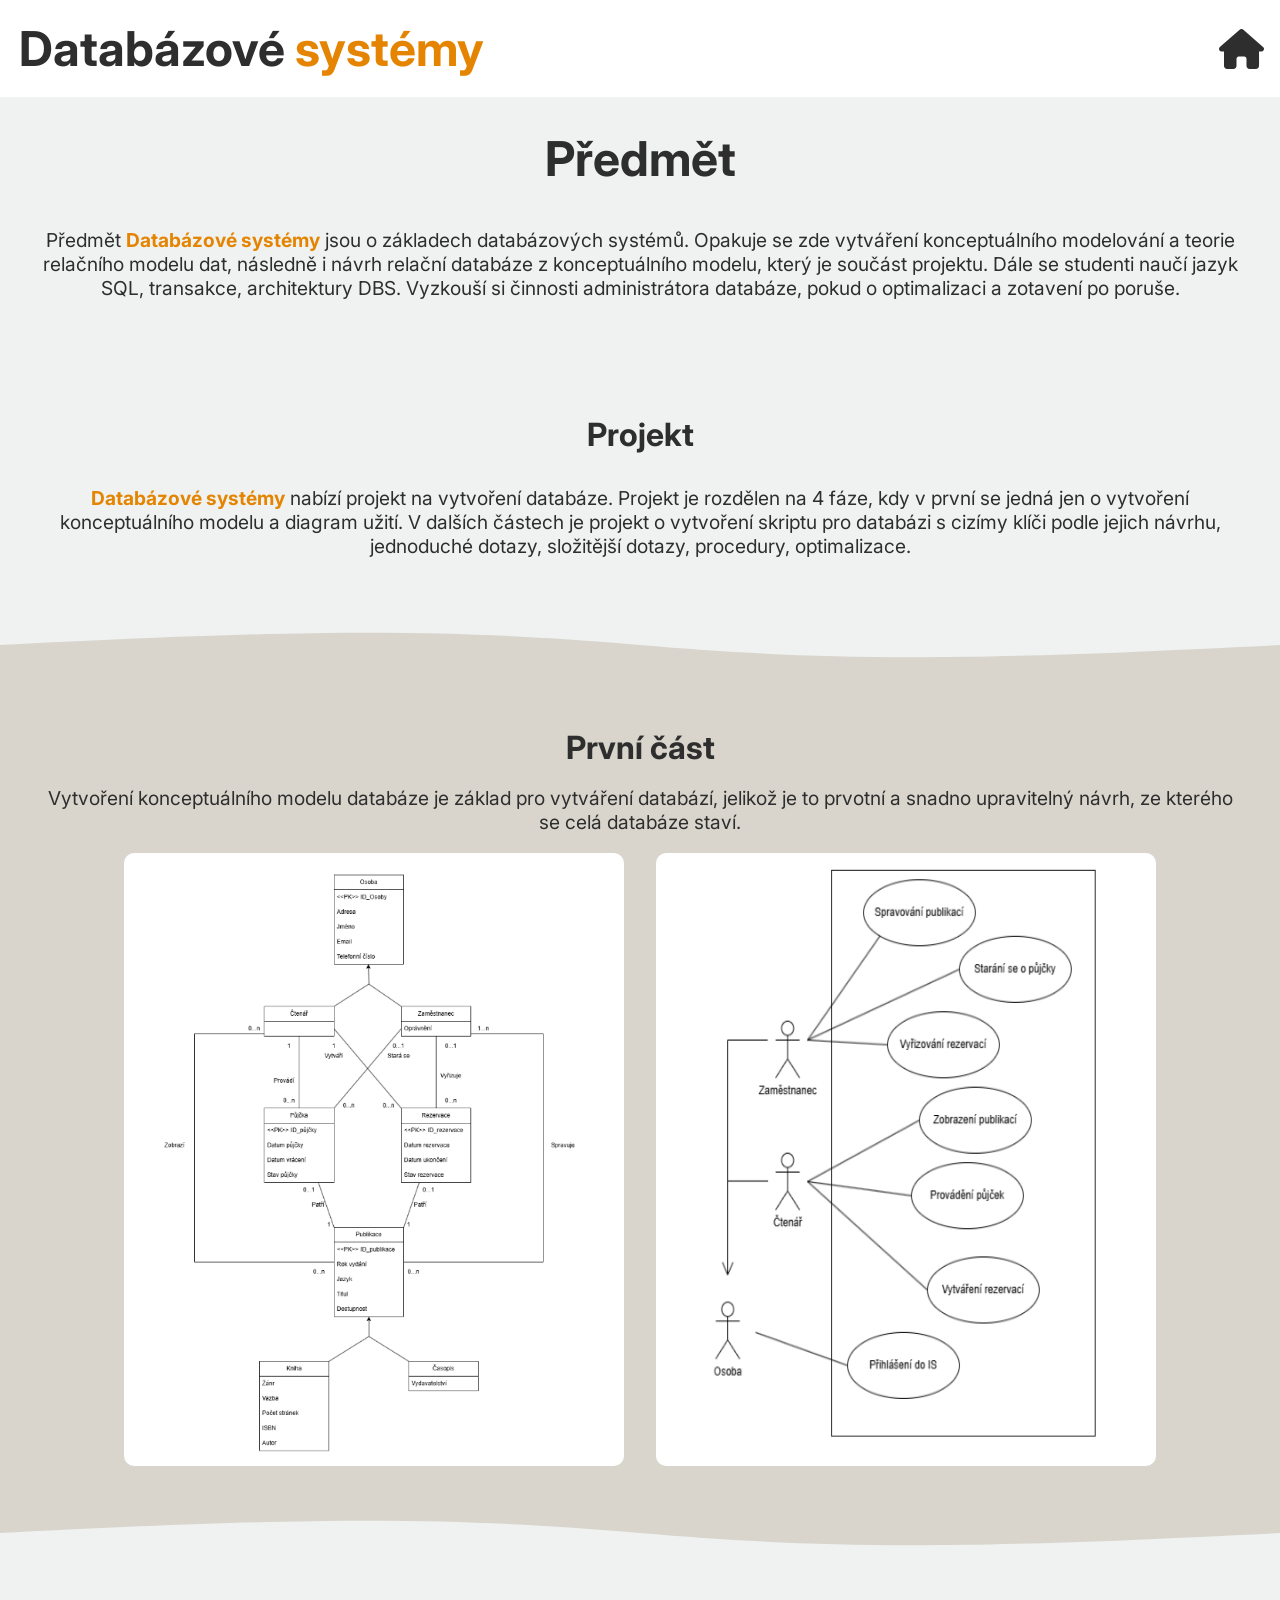
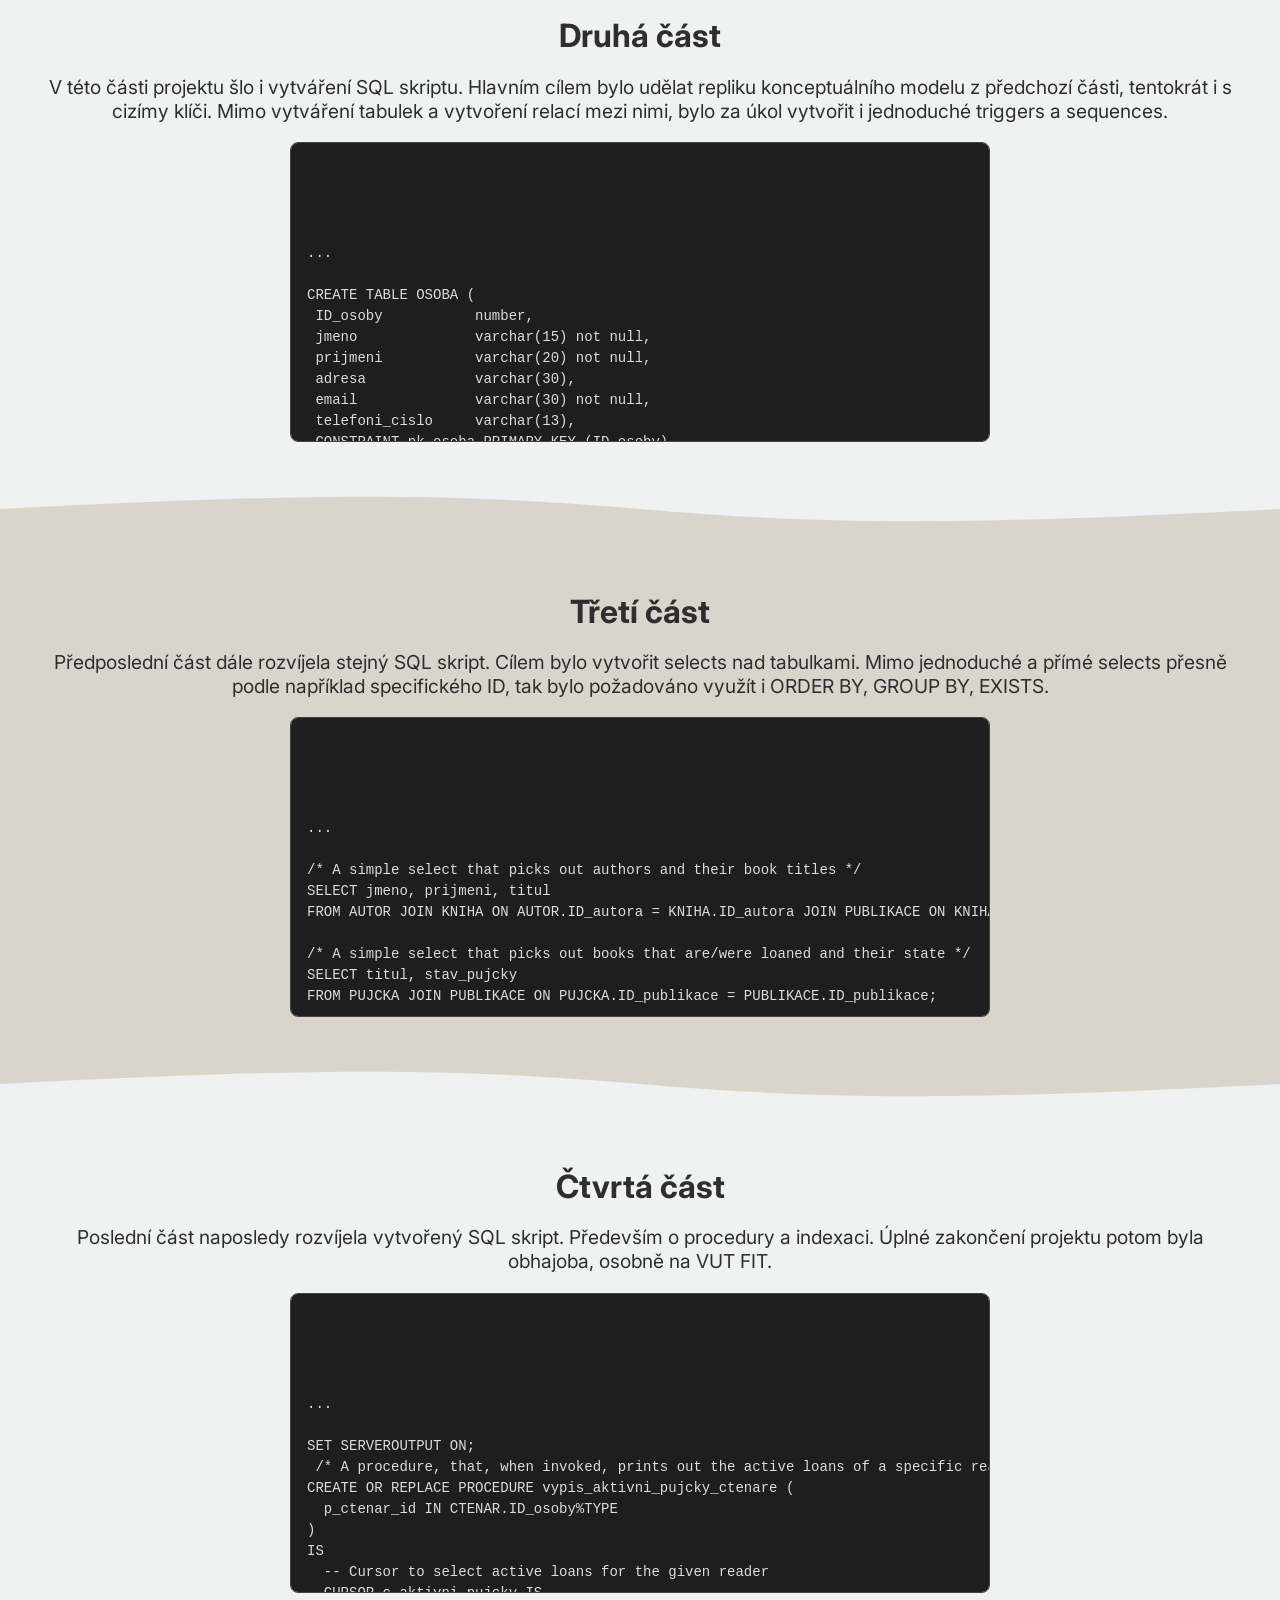
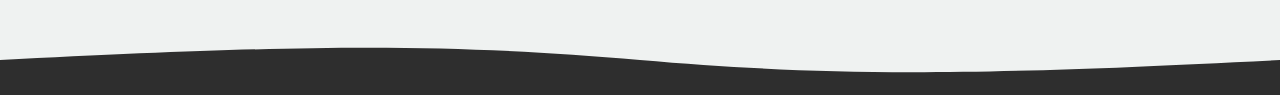
<file: sub_pages/ids.html>
<!DOCTYPE html>
<html lang="cs">
    <head>
        <meta charset="utf-8">
        <meta http-equiv="X-UA-Compatible" content="IE=edge">
        <title>Projekt - IDS</title>
        <meta name="description" content="Osobní web jako součást ITW projektu na VUT FIT, předmětu ITW">
        <meta name="viewport" content="width=device-width, initial-scale=1">
        <link rel="stylesheet" href="https://cdnjs.cloudflare.com/ajax/libs/font-awesome/6.5.0/css/all.min.css">
        <link rel="preconnect" href="https://fonts.googleapis.com">
        <link rel="preconnect" href="https://fonts.gstatic.com" crossorigin>
        <link href="https://fonts.googleapis.com/css2?family=Inter:ital,opsz,wght@0,14..32,100..900;1,14..32,100..900&display=swap" rel="stylesheet">
        <link rel="stylesheet" href="../styles/projects.css">
    </head>
    <body>
        <header>
            <a href="https://anterio01.github.io/xveprej00.github.io/" aria-label="Absolute link online to main page"><h1>Databázové <span>systémy</span></h1></a>
            <nav>
                <a href="https://anterio01.github.io/xveprej00.github.io/#projects" aria-label="Link to main page"><i class="fa-solid fa-house" aria-hidden="true"></i></a>
            </nav>
        </header>

        <div class="intro">
            <h2>Předmět</h2>
            <p>
                Předmět <span>Databázové systémy</span> jsou o základech databázových systémů. Opakuje se zde vytváření konceptuálního
                modelování a teorie relačního modelu dat, následně i návrh relační databáze z konceptuálního modelu, který
                je součást projektu. Dále se studenti naučí jazyk SQL, transakce, architektury DBS. Vyzkouší si činnosti
                administrátora databáze, pokud o optimalizaci a zotavení po poruše. 
            </p>
        </div>

        <section class="projects">
            <div class="projects-intro">
                <h3>Projekt</h3>
                <p>
                    <span>Databázové systémy</span> nabízí projekt na vytvoření databáze.
                    Projekt je rozdělen na 4 fáze, kdy v první se jedná jen o vytvoření
                     konceptuálního modelu a diagram užití. V dalších částech
                     je projekt o vytvoření skriptu pro databázi s cizímy klíči podle
                     jejich návrhu, jednoduché dotazy, složitější dotazy, procedury, optimalizace.
                </p>
            </div>

            <svg class="divider-top" viewBox="0 0 1000 300" preserveAspectRatio="none" aria-hidden="true" focusable="false">
                <path
                    d="
                    M 0 0
                    L 0 150
                    C 250 80, 350 80, 500 150
                    C 650 220, 750 220, 1000 150
                    L 1000 0
                    Z
                    "
                />
            </svg>

            <article class="projects-firstPart">
                <div class="projects-firstPart-contents">
                    <h4>První část</h4>
                    <p>
                        Vytvoření konceptuálního modelu databáze je základ pro vytváření databází,
                        jelikož je to prvotní a snadno upravitelný návrh, ze kterého se celá databáze
                        staví. 
                    </p>
                    <div class="projects-firstPart-contents-images">
                        <img src="../imgs/projects/ids/er_diagram.png" alt="er diagram">
                        <img src="../imgs/projects/ids/pripad_uziti.png" alt="pripad uziti">
                    </div>
                </div>
            </article>

            <svg class="divider-bottom" viewBox="0 0 1000 300" preserveAspectRatio="none" aria-hidden="true" focusable="false">
                <path
                    d="
                    M 0 0
                    L 0 150
                    C 250 80, 350 80, 500 150
                    C 650 220, 750 220, 1000 150
                    L 1000 0
                    Z
                    "
                />
            </svg>

            <article class="projects-secondPart">
                <div class="projects-secondPart-contents">
                    <h4>Druhá část</h4>
                    <p>
                        V této části projektu šlo i vytváření SQL skriptu. Hlavním cílem bylo udělat repliku
                        konceptuálního modelu z předchozí části, tentokrát i s cizímy klíči. Mimo vytváření tabulek
                        a vytvoření relací mezi nimi, bylo za úkol vytvořit i jednoduché triggers a sequences.
                    </p>
                    <div class="codeblock">
 
<!--Code tag se chová tak, že bere i odsazení kódu tady v HTML jako stylování,
takže jsem buď musel udělat negativní padding (tomu jsem se vyhnul) a nebo
mít HTML kód takhle nepěkně "vytrhnut"-->
                        
<code lang="en">...

CREATE TABLE OSOBA (
 ID_osoby           number,
 jmeno              varchar(15) not null,
 prijmeni           varchar(20) not null,
 adresa             varchar(30),
 email              varchar(30) not null,
 telefoni_cislo     varchar(13),
 CONSTRAINT pk_osoba PRIMARY KEY (ID_osoby)
);

CREATE TABLE ZAMESTNANEC (
 ID_osoby           number not null,
 opravneni          varchar(20) not null,
 CONSTRAINT pk_zamestnanec PRIMARY KEY (ID_osoby),
 CONSTRAINT fk_zamestnanec_osoba FOREIGN KEY (ID_osoby)
    REFERENCES OSOBA(ID_osoby)
);

...

CREATE SEQUENCE osoba_seq START WITH 1 INCREMENT BY 1 NOCACHE;
CREATE OR REPLACE TRIGGER trg_osoba_id
BEFORE INSERT ON OSOBA
FOR EACH ROW
BEGIN
  IF :NEW.ID_osoby IS NULL THEN
    :NEW.ID_osoby := osoba_seq.NEXTVAL;
  END IF;
END;
/

...

INSERT INTO OSOBA (jmeno, prijmeni, adresa, email, telefoni_cislo)
VALUES ('Jan', 'Novák', 'Praha 1', 'jan.novak@example.com', '123456789')
RETURNING ID_osoby INTO v_osoba_id1;
  
INSERT INTO OSOBA (jmeno, prijmeni, adresa, email, telefoni_cislo)
VALUES ('Petra', 'Svobodová', 'Brno 2', 'petra.svobodova@example.com', '987654321')
RETURNING ID_osoby INTO v_osoba_id2;

...</code>
                        
                    </div>
                </div>
            </article>

            <svg class="divider-top" viewBox="0 0 1000 300" preserveAspectRatio="none" aria-hidden="true" focusable="false">
                <path
                    d="
                    M 0 0
                    L 0 150
                    C 250 80, 350 80, 500 150
                    C 650 220, 750 220, 1000 150
                    L 1000 0
                    Z
                    "
                />
            </svg>

            <article class="projects-thirdPart">
                <div class="projects-thirdPart-contents">
                    <h4>Třetí část</h4>
                    <p>
                        Předposlední část dále rozvíjela stejný SQL skript. Cílem bylo vytvořit selects nad tabulkami.
                        Mimo jednoduché a přímé selects přesně podle například specifického ID, tak bylo požadováno využít
                        i ORDER BY, GROUP BY, EXISTS.
                    </p>
                    <div class="codeblock">

<!--Code tag se chová tak, že bere i odsazení kódu tady v HTML jako stylování,
takže jsem buď musel udělat negativní padding (tomu jsem se vyhnul) a nebo
mít HTML kód takhle nepěkně "vytrhnut"-->

<code lang="en">...

/* A simple select that picks out authors and their book titles */
SELECT jmeno, prijmeni, titul
FROM AUTOR JOIN KNIHA ON AUTOR.ID_autora = KNIHA.ID_autora JOIN PUBLIKACE ON KNIHA.ID_publikace = PUBLIKACE.ID_publikace;

/* A simple select that picks out books that are/were loaned and their state */
SELECT titul, stav_pujcky
FROM PUJCKA JOIN PUBLIKACE ON PUJCKA.ID_publikace = PUBLIKACE.ID_publikace;

/* A simple select that picks out books that are reserved and their date of reservation */
SELECT titul, datum_rezervace
FROM REZERVACE JOIN PUBLIKACE ON REZERVACE.ID_publikace = PUBLIKACE.ID_publikace;

/* A simple select that picks out readers that have/had a loan */
SELECT jmeno, prijmeni, titul
FROM CTENAR JOIN OSOBA ON CTENAR.ID_osoby = OSOBA.ID_osoby JOIN PUJCKA ON PUJCKA.ID_ctenare = CTENAR.ID_osoby JOIN PUBLIKACE ON PUBLIKACE.ID_publikace = PUJCKA.ID_publikace
ORDER BY prijmeni ASC;

/* A select that picks out readers and the amount of their loans */
SELECT jmeno, prijmeni, COUNT(*) AS pocet_pujcek
FROM PUJCKA JOIN OSOBA ON PUJCKA.ID_ctenare = OSOBA.ID_osoby
GROUP BY jmeno, prijmeni;

/* A select that picks out the bindings of books and counts how many of them have either softcover or hardcover */
SELECT vazba, COUNT(*) AS pocet_knih
FROM KNIHA
WHERE vazba IN ('měkká', 'tvrdá')
GROUP BY vazba;

/* A select that picks out names of readers with atleast 1 loan */
SELECT jmeno, prijmeni
FROM OSOBA
WHERE EXISTS (
  SELECT 1
  FROM PUJCKA 
  WHERE PUJCKA.ID_ctenare = OSOBA.ID_osoby
);

/* A select that picks out book titles that have been loaned atleast once */
SELECT titul
FROM PUBLIKACE
WHERE ID_publikace IN (
  SELECT ID_publikace
  FROM PUJCKA
);
...
</code>
                    </div>
                </div>
            </article>

            <svg class="divider-bottom" viewBox="0 0 1000 300" preserveAspectRatio="none" aria-hidden="true" focusable="false">
                <path
                    d="
                    M 0 0
                    L 0 150
                    C 250 80, 350 80, 500 150
                    C 650 220, 750 220, 1000 150
                    L 1000 0
                    Z
                    "
                />
            </svg>

            <article class="projects-fourthPart">
                <div class="projects-fourthPart-contents">
                    <h4>Čtvrtá část</h4>
                    <p>
                        Poslední část naposledy rozvíjela vytvořený SQL skript. Především o procedury a indexaci.
                        Úplné zakončení projektu potom byla obhajoba, osobně na VUT FIT.
                    </p>
                    <div class="codeblock">

<!--Code tag se chová tak, že bere i odsazení kódu tady v HTML jako stylování,
takže jsem buď musel udělat negativní padding (tomu jsem se vyhnul) a nebo
mít HTML kód takhle nepěkně "vytrhnut"-->

<code lang="en">...

SET SERVEROUTPUT ON;
 /* A procedure, that, when invoked, prints out the active loans of a specific reader */
CREATE OR REPLACE PROCEDURE vypis_aktivni_pujcky_ctenare (
  p_ctenar_id IN CTENAR.ID_osoby%TYPE
)
IS
  -- Cursor to select active loans for the given reader
  CURSOR c_aktivni_pujcky IS
    SELECT p.ID_publikace,
           p.titul,
           pj.datum_pujcky,
           pj.stav_pujcky
    FROM PUJCKA pj
    JOIN PUBLIKACE p ON pj.ID_publikace = p.ID_publikace
    WHERE pj.ID_ctenare = p_ctenar_id
      AND pj.stav_pujcky IN ('vypujceno', 'zpozdeno');

  -- Variables with the usage of %TYPE
  v_titul        PUBLIKACE.titul%TYPE;
  v_datum_pujcky PUJCKA.datum_pujcky%TYPE;
  v_stav         PUJCKA.stav_pujcky%TYPE;
  v_id_pub       PUJCKA.ID_publikace%TYPE;
BEGIN
  -- Looping through the extracted rows
  FOR pujcka_rec IN c_aktivni_pujcky LOOP
    -- Tying the variables together
    v_id_pub       := pujcka_rec.ID_publikace;
    v_titul        := pujcka_rec.titul;
    v_datum_pujcky := pujcka_rec.datum_pujcky;
    v_stav         := pujcka_rec.stav_pujcky;

    DBMS_OUTPUT.PUT_LINE('ID publikace: ' || v_id_pub || ', Titul: ' || v_titul || 
                         ', Půjčeno dne: ' || TO_CHAR(v_datum_pujcky, 'YYYY-MM-DD') || 
                         ', Stav: ' || v_stav);
  END LOOP;
END;
/

...

/* EXPLAIN PLAN before index creation */
EXPLAIN PLAN FOR
SELECT z.typ_zanru, COUNT(k.ID_publikace) AS pocet_knih
FROM ZANR z
JOIN KNIHA_ZANR kz ON z.ID_zanru = kz.ID_zanru
JOIN KNIHA k ON kz.ID_publikace = k.ID_publikace
GROUP BY z.typ_zanru
ORDER BY pocet_knih DESC;

/* Show plan */
SELECT * FROM TABLE(DBMS_XPLAN.DISPLAY);

/* Create index to optimize */
CREATE INDEX idx_knihazanr_zanr ON KNIHA_ZANR(ID_zanru);
CREATE INDEX idx_knihazanr_publikace ON KNIHA_ZANR(ID_publikace);

/* EXPLAIN PLAN after index creation */
EXPLAIN PLAN FOR
SELECT z.typ_zanru, COUNT(k.ID_publikace) AS pocet_knih
FROM ZANR z
JOIN KNIHA_ZANR kz ON z.ID_zanru = kz.ID_zanru
JOIN KNIHA k ON kz.ID_publikace = k.ID_publikace
GROUP BY z.typ_zanru
ORDER BY pocet_knih DESC;

/* Show plan */
SELECT * FROM TABLE(DBMS_XPLAN.DISPLAY);

...
</code>
                    </div>
                </div>
            </article>
        </section>

        <footer>
            <svg class="divider-footer-top" viewBox="0 0 1000 300" preserveAspectRatio="none" aria-hidden="true" focusable="false">
                <path
                    d="
                    M 0 0
                    L 0 150
                    C 250 80, 350 80, 500 150
                    C 650 220, 750 220, 1000 150
                    L 1000 0
                    Z
                    "
                />
            </svg>
        </footer>
    </body>
</html>
</file>
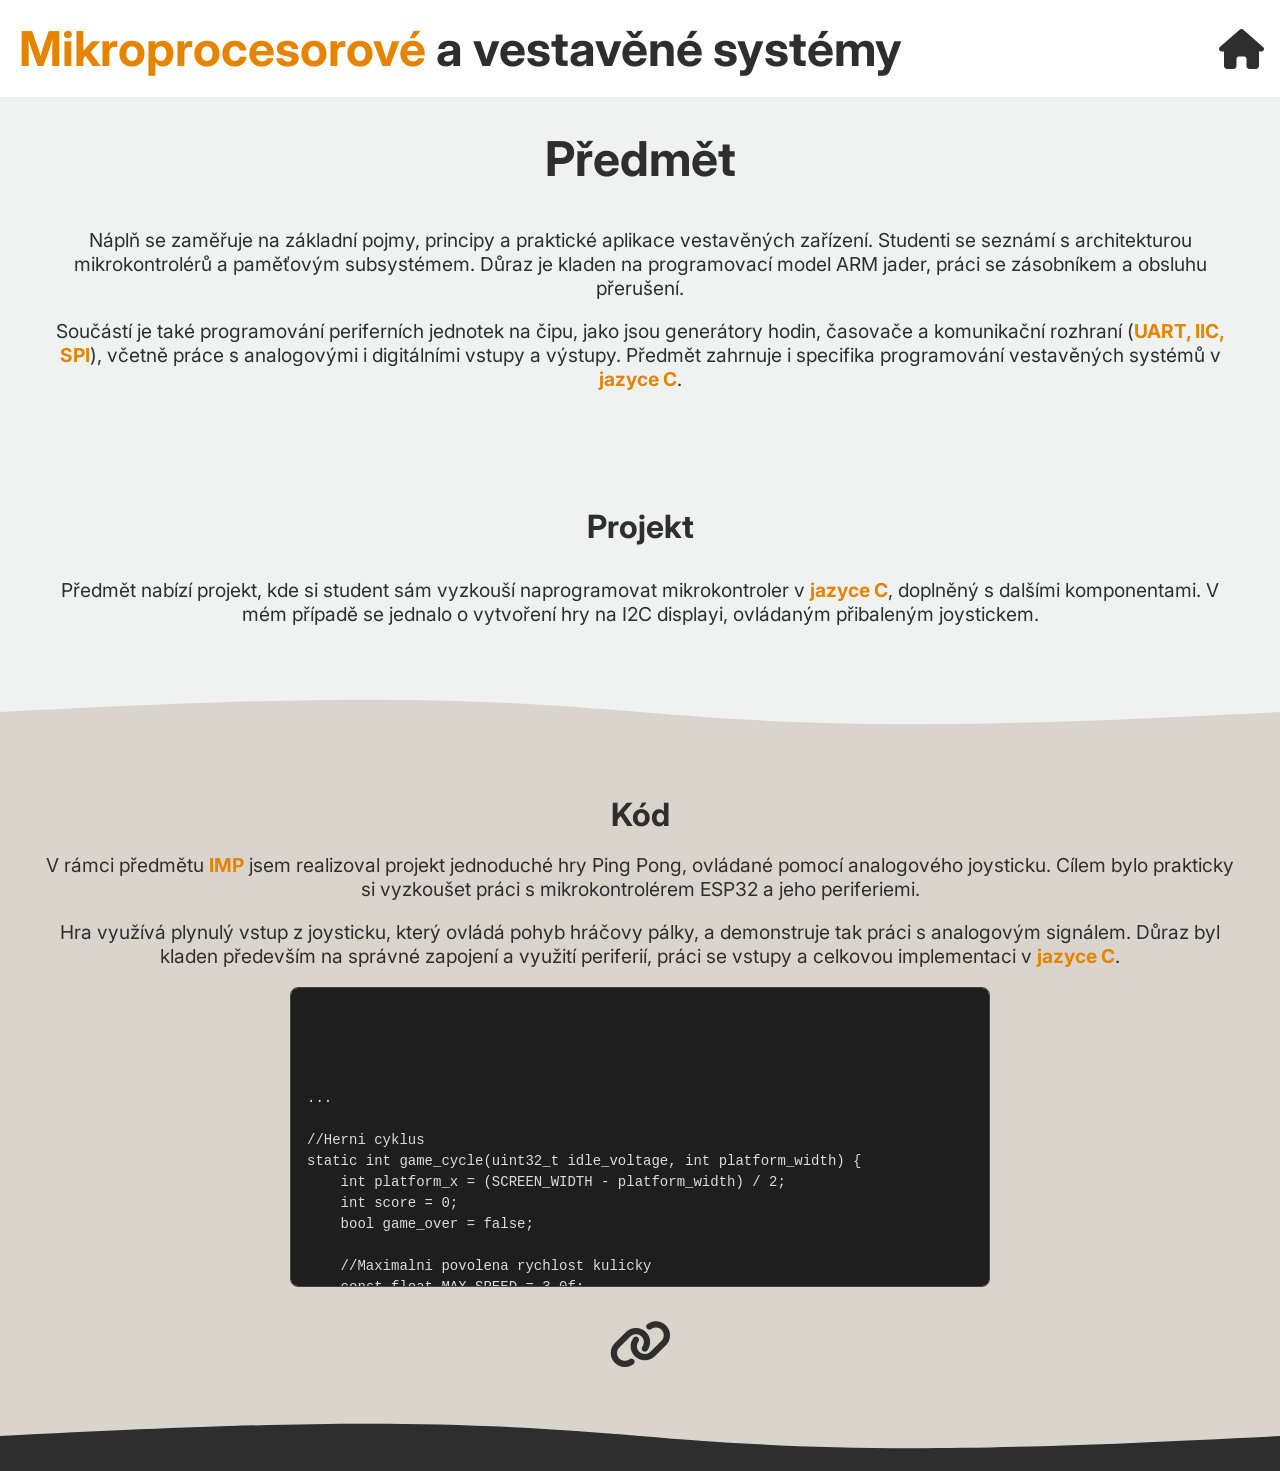
<file: sub_pages/imp.html>
<!DOCTYPE html>
<html lang="cs">
    <head>
        <meta charset="utf-8">
        <meta http-equiv="X-UA-Compatible" content="IE=edge">
        <title>Projekt - IMP</title>
        <meta name="description" content="Osobní web jako součást ITW projektu na VUT FIT, předmětu ITW">
        <meta name="viewport" content="width=device-width, initial-scale=1">
        <link rel="stylesheet" href="https://cdnjs.cloudflare.com/ajax/libs/font-awesome/6.5.0/css/all.min.css">
        <link rel="preconnect" href="https://fonts.googleapis.com">
        <link rel="preconnect" href="https://fonts.gstatic.com" crossorigin>
        <link href="https://fonts.googleapis.com/css2?family=Inter:ital,opsz,wght@0,14..32,100..900;1,14..32,100..900&display=swap" rel="stylesheet">
        <link rel="stylesheet" href="../styles/projects.css">
    </head>
    <body>
        <header>
            <a href="https://anterio01.github.io/xveprej00.github.io/" aria-label="Absolute link online to main page"><h1><span>Mikroprocesorové</span> a vestavěné systémy</h1></a>
            <nav>
                <a href="https://anterio01.github.io/xveprej00.github.io/#projects" aria-label="Link to main page"><i class="fa-solid fa-house" aria-hidden="true"></i></a>
            </nav>
        </header>

        <div class="intro">
            <h2>Předmět</h2>
            <p>
                Náplň se zaměřuje na základní pojmy, principy a praktické aplikace vestavěných zařízení.
                Studenti se seznámí s architekturou mikrokontrolérů a paměťovým subsystémem.
                Důraz je kladen na programovací model ARM jader, práci se zásobníkem a obsluhu přerušení.
            </p>
            <p>
                Součástí je také programování periferních jednotek na čipu, jako jsou generátory hodin, časovače
                a komunikační rozhraní (<span>UART, IIC, SPI</span>), včetně práce s analogovými i digitálními vstupy a výstupy.
                Předmět zahrnuje i specifika programování vestavěných systémů v <span>jazyce C</span>.
            </p>
        </div>

        <section class="projects">
            <div class="projects-intro">
                <h3>Projekt</h3>
                <p>
                    Předmět nabízí projekt, kde si student sám vyzkouší naprogramovat mikrokontroler v <span>jazyce C</span>, doplněný s dalšími
                    komponentami. V mém případě se jednalo o vytvoření hry na I2C displayi, ovládaným přibaleným joystickem.
                </p>
            </div>

            <svg class="divider-top" viewBox="0 0 1000 300" preserveAspectRatio="none" aria-hidden="true" focusable="false">
                <path
                    d="
                    M 0 0
                    L 0 150
                    C 250 80, 350 80, 500 150
                    C 650 220, 750 220, 1000 150
                    L 1000 0
                    Z
                    "
                />
            </svg>

            <article class="projects-firstPart">
                <div class="projects-firstPart-contents">
                    <h4>Kód</h4>
                    <p>
                        V rámci předmětu <span>IMP</span> jsem realizoval projekt jednoduché hry Ping Pong,
                        ovládané pomocí analogového joysticku. Cílem bylo prakticky si vyzkoušet práci s mikrokontrolérem ESP32 a jeho periferiemi.
                    </p>
                    <p>
                        Hra využívá plynulý vstup z joysticku, který ovládá pohyb hráčovy pálky,
                        a demonstruje tak práci s analogovým signálem. Důraz byl kladen především na správné zapojení a
                        využití periferií, práci se vstupy a celkovou implementaci v <span>jazyce C</span>.
                    </p>
                    <div class="codeblock">

<!--Code tag se chová tak, že bere i odsazení kódu tady v HTML jako stylování,
takže jsem buď musel udělat negativní padding (tomu jsem se vyhnul) a nebo
mít HTML kód takhle nepěkně "vytrhnut"-->

<code lang="en">...

//Herni cyklus
static int game_cycle(uint32_t idle_voltage, int platform_width) {
    int platform_x = (SCREEN_WIDTH - platform_width) / 2;
    int score = 0;
    bool game_over = false;

    //Maximalni povolena rychlost kulicky
    const float MAX_SPEED = 3.0f;

    //Vytvoreni kulicky
    ball ball = {
        .x_coordinate = (float)(SCREEN_WIDTH / 2),
        .y_coordinate = (float)(SCREEN_HEIGHT / 2),
        //Pocet pixelu za "frame"
        .x_speed = -1.2f,
        .y_speed =  1.2f
    };

    static uint8_t pages[8][SCREEN_WIDTH];

    //Vycisteni obrazovky pro zacatek hry
    ssd1306_clear_screen(&dev, false);

    while (!game_over) {
        //Zjisteni nahnuti joysticku a tim rychlost platformy
        uint32_t voltage = read_joystick_x();
        int speed = get_speed(voltage, idle_voltage);

        //Urceni pohybu doleva ci doprava
        if (speed > 0) {
            if (voltage &lt; idle_voltage) platform_x -= speed;
            else if (voltage > idle_voltage) platform_x += speed;
        }

        //Udrzeni cele platformy na obrazovce
        if (platform_x &lt; 0) platform_x = 0;
        if (platform_x > SCREEN_WIDTH - platform_width) platform_x = SCREEN_WIDTH - platform_width;

        //Predikce polohy kulicky
        float x_next_frame = ball.x_coordinate + ball.x_speed;
        float y_next_frame = ball.y_coordinate + ball.y_speed;

        //Kontrola narazu na stenu, v takovem pripade udrzeni na obrazovce a reverzace "rychlosti"
        if (x_next_frame &lt;= 0.0f) { x_next_frame = 0.0f; ball.x_speed = -ball.x_speed; }
        if (x_next_frame >= (float)(SCREEN_WIDTH - BALL_SIZE)) { x_next_frame = (float)(SCREEN_WIDTH - BALL_SIZE); ball.x_speed = -ball.x_speed; }
        if (y_next_frame &lt;= 0.0f) { y_next_frame = 0.0f; ball.y_speed = -ball.y_speed; }

        //Kolize s platformou
        //Souradnice spodniho pixelu kulicky a vrcholu platformy
        float ball_bottom = y_next_frame + (float)(BALL_SIZE - 1);
        float platform_top = (float)PLATFORM_Y;


        if (ball_bottom >= platform_top) {
            //Souradnice odkud pokud kulicka a platforma obsazuji x
            float ball_left  = x_next_frame;
            float ball_right = x_next_frame + (float)(BALL_SIZE - 1);

            float platform_left  = (float)platform_x;
            float platform_right = (float)(platform_x + platform_width - 1);

            bool hit = !(ball_right &lt; platform_left || ball_left > platform_right);

            //Kulicka trefila platformu, zvetsi se skore a rychlost kulicky
            if (hit) {
                score++;

                //Kde kulicka trefila
                float ball_center = x_next_frame + (BALL_SIZE / 2.0f);
                float platform_center = platform_left + (platform_width / 2.0f);
                float hit_position = (ball_center - platform_center) / (platform_width / 2.0f);
                if (hit_position &lt; -1.0f) hit_position = -1.0f;
                if (hit_position >  1.0f) hit_position =  1.0f;

                //Zvyseni rychlosti podle skore
                float speed_increase = 1.0f + (score / 3.0f);
                if (speed_increase > MAX_SPEED) speed_increase = MAX_SPEED;

                float dx = hit_position;
                float dy = -1.0f;
                //Zabraneni ciste vertikalnimu odrazeni, abychom se nezasekli
                if (fabsf(dx) &lt; 0.15f) dx = (dx &lt; 0 ? -0.15f : 0.15f);

                float len = sqrtf(dx*dx + dy*dy);
                ball.x_speed = (dx / len) * speed_increase;
                ball.y_speed = (dy / len) * speed_increase;

                y_next_frame = platform_top - (float)BALL_SIZE - 1.0f;
            } else {
                game_over = true;
            }
        }

        ball.x_coordinate = x_next_frame;
        ball.y_coordinate = y_next_frame;

        memset(pages, 0x00, sizeof(pages));

        //Vykresleni kulicky a platformy
        draw_on_pages(platform_x, PLATFORM_Y, platform_width, PLATFORM_H, pages);
        draw_on_pages((int)(ball.x_coordinate + 0.5f), (int)(ball.y_coordinate + 0.5f), BALL_SIZE, BALL_SIZE, pages);

        char score_line[22];
        snprintf(score_line, sizeof(score_line), "Skore:%d            ", score);
        score_line[21] = '\0';
        ssd1306_display_text(&dev, 0, score_line, strlen(score_line), false);

        for (int p = 1; p &lt; 8; p++) {
            ssd1306_display_image(&dev, p, 0, pages[p], SCREEN_WIDTH);
        }

        vTaskDelay(pdMS_TO_TICKS(20));
    }

    return score;
}

...
</code>
                    </div>
                    <a href="https://drive.google.com/file/d/1uRoOvEwIZlbOwvNQ3rxpnhK9QmoQUCAZ/view?usp=drive_link" class="projects-contents-icon-link" aria-label="Link to IMP video">
                        <i class="fa-solid fa-link" aria-hidden="true"></i>
                    </a>
                </div>
            </article>
        </section>

        <footer>
            <svg class="divider-footer-top-IMP" viewBox="0 0 1000 300" preserveAspectRatio="none" aria-hidden="true" focusable="false">
                <path
                    d="
                    M 0 0
                    L 0 150
                    C 250 80, 350 80, 500 150
                    C 650 220, 750 220, 1000 150
                    L 1000 0
                    Z
                    "
                />
            </svg>
        </footer>
    </body>
</html>
</file>
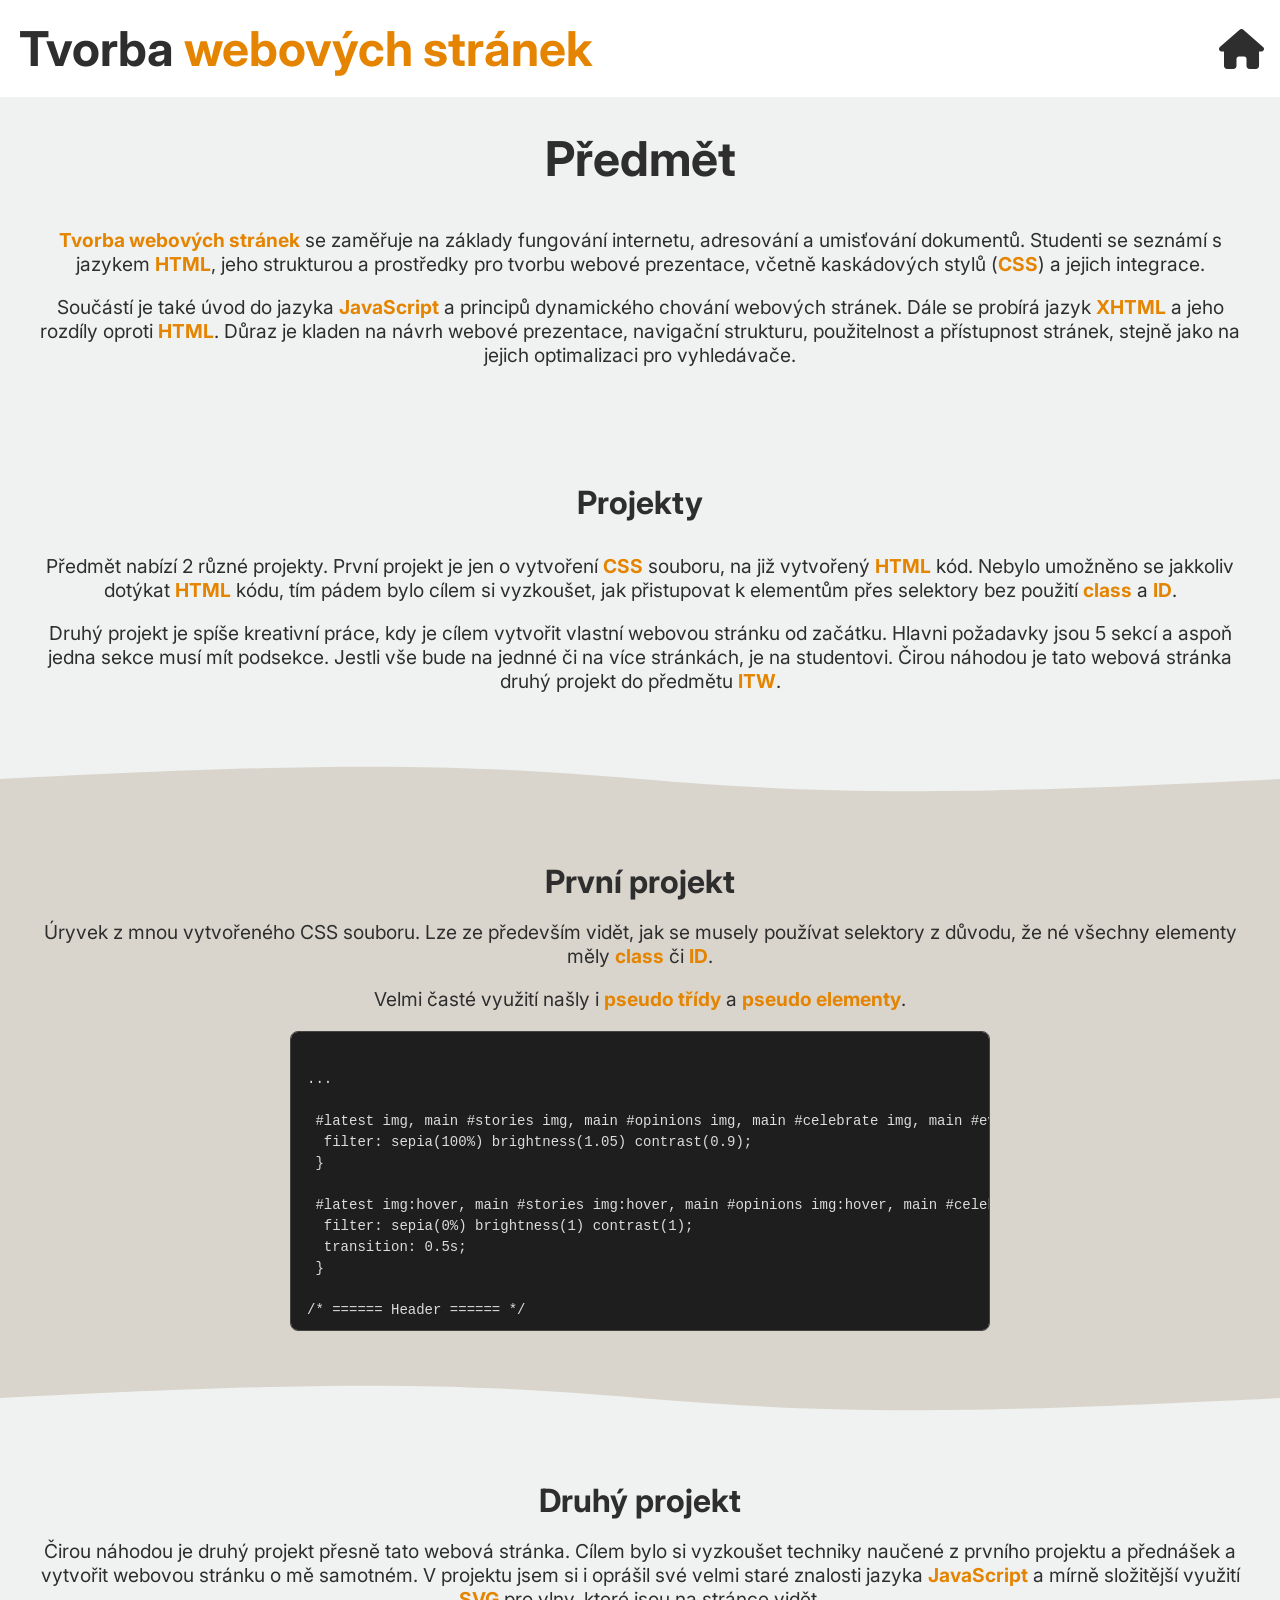
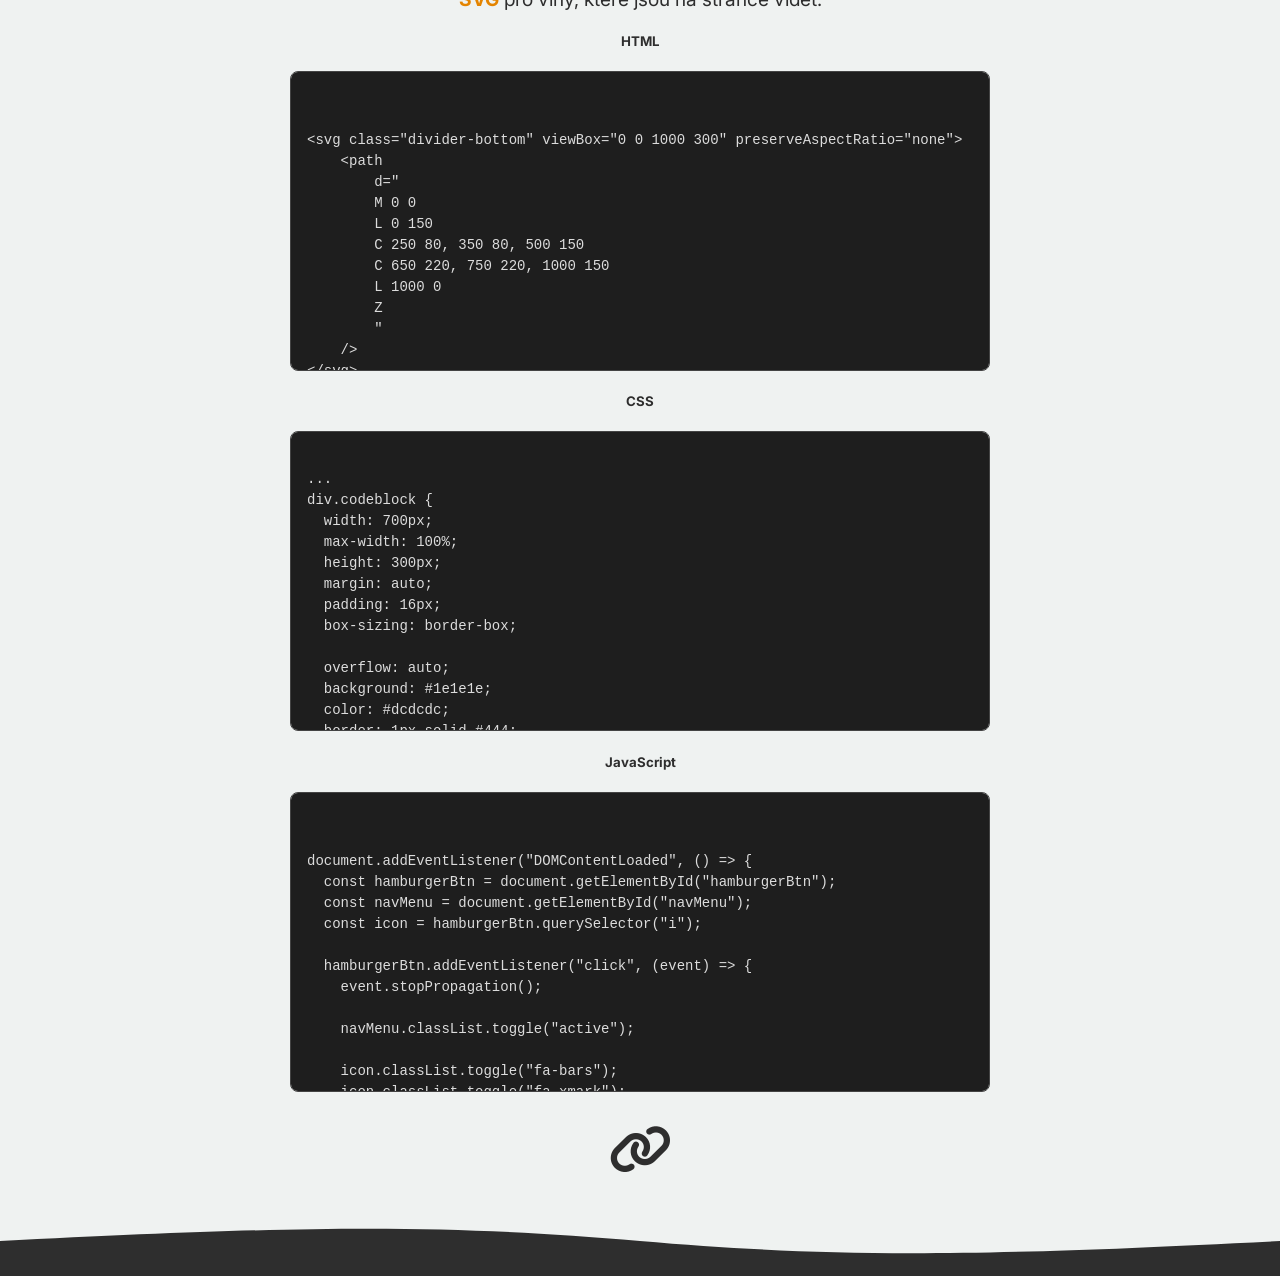
<file: sub_pages/itw.html>
<!DOCTYPE html>
<html lang="cs">
    <head>
        <meta charset="utf-8">
        <meta http-equiv="X-UA-Compatible" content="IE=edge">
        <title>Projekt - ITW</title>
        <meta name="description" content="Osobní web jako součást ITW projektu na VUT FIT, předmětu ITW">
        <meta name="viewport" content="width=device-width, initial-scale=1">
        <link rel="stylesheet" href="https://cdnjs.cloudflare.com/ajax/libs/font-awesome/6.5.0/css/all.min.css">
        <link rel="preconnect" href="https://fonts.googleapis.com">
        <link rel="preconnect" href="https://fonts.gstatic.com" crossorigin>
        <link href="https://fonts.googleapis.com/css2?family=Inter:ital,opsz,wght@0,14..32,100..900;1,14..32,100..900&display=swap" rel="stylesheet">
        <link rel="stylesheet" href="../styles/projects.css">
    </head>
    <body>
        <header>
            <a href="https://anterio01.github.io/xveprej00.github.io/" aria-label="Absolute link online to main page"><h1>Tvorba <span>webových stránek</span></h1></a>
            <nav>
                <a href="https://anterio01.github.io/xveprej00.github.io/#projects" aria-label="Link to main page"><i class="fa-solid fa-house" aria-hidden="true"></i></a>
            </nav>
        </header>

        <div class="intro">
            <h2>Předmět</h2>
            <p>
                <span>Tvorba webových stránek</span> se zaměřuje na základy fungování internetu, adresování a umisťování dokumentů.
                Studenti se seznámí s jazykem <span>HTML</span>, jeho strukturou a prostředky pro tvorbu webové prezentace,
                včetně kaskádových stylů (<span>CSS</span>) a jejich integrace.
            </p>
            <p>
                Součástí je také úvod do jazyka <span>JavaScript</span> a principů dynamického chování webových stránek.
                Dále se probírá jazyk <span>XHTML</span> a jeho rozdíly oproti <span>HTML</span>. Důraz je kladen na návrh webové prezentace,
                navigační strukturu, použitelnost a přístupnost stránek, stejně jako na jejich optimalizaci pro vyhledávače.
            </p>
        </div>

        <section class="projects">
            <div class="projects-intro">
                <h3>Projekty</h3>
                <p>
                    Předmět nabízí 2 různé projekty. První projekt je jen o vytvoření <span>CSS</span> souboru, na již vytvořený <span>HTML</span>
                    kód. Nebylo umožněno se jakkoliv dotýkat <span>HTML</span> kódu, tím pádem bylo cílem si vyzkoušet, jak přistupovat
                    k elementům přes selektory bez použití <span>class</span> a <span>ID</span>. 
                </p>
                <p>
                    Druhý projekt je spíše kreativní práce, kdy je cílem vytvořit vlastní webovou stránku od začátku.
                    Hlavni požadavky jsou 5 sekcí a aspoň jedna sekce musí mít podsekce. Jestli vše bude na jednné
                    či na více stránkách, je na studentovi. Čirou náhodou je tato webová stránka druhý projekt
                    do předmětu <span>ITW</span>.
                </p>
            </div>

            <svg class="divider-top" viewBox="0 0 1000 300" preserveAspectRatio="none" aria-hidden="true" focusable="false">
                <path
                    d="
                    M 0 0
                    L 0 150
                    C 250 80, 350 80, 500 150
                    C 650 220, 750 220, 1000 150
                    L 1000 0
                    Z
                    "
                />
            </svg>

            <article class="projects-firstPart">
                <div class="projects-firstPart-contents">
                    <h4>První projekt</h4>
                    <p>
                        Úryvek z mnou vytvořeného CSS souboru. Lze ze především vidět, jak se musely používat
                        selektory z důvodu, že né všechny elementy měly <span>class</span> či <span>ID</span>.
                    </p>
                    <p>
                        Velmi časté využití našly i <span>pseudo třídy</span> a <span>pseudo elementy</span>.
                    </p>
                    <div class="codeblock">
<code lang="en">...

 #latest img, main #stories img, main #opinions img, main #celebrate img, main #events img, #editorial aside img, main > .ad video, #brian img {
  filter: sepia(100%) brightness(1.05) contrast(0.9);
 }

 #latest img:hover, main #stories img:hover, main #opinions img:hover, main #celebrate img:hover, main #events img:hover, #editorial aside img:hover, main > .ad video:hover, #brian img:hover {
  filter: sepia(0%) brightness(1) contrast(1);
  transition: 0.5s;
 }

/* ====== Header ====== */

 header {
  display: grid;
  grid-template-columns: 1fr 1fr 1fr;
  grid-template-areas: 
    "heading heading weather"
    "date life price"
    "navbar navbar navbar";
  padding-bottom: 1rem;
 }

 header div.title {
  display: contents;
 }

 header div.title h1 {
  grid-area: heading;
  font-family: Amador;
 }

 header div.title h1 span:first-of-type {
  display: block;
  font-size: 3rem;
  padding-left: 4rem;
 }

 header div.title h1 span:last-of-type {
  display: block;
  font-size: 5rem;
  margin-top: -2rem;
 }

 header div.title div.subtitle {
  grid-area: life;
  border-top: solid 1px;
  border-bottom: solid 1px;
  text-align: center;
  font-size: 1.5rem;
 }

 header nav {
  grid-area: navbar;
 }

 header nav ul {
  display: flex;
  padding: 0;
  gap: 3em;
  justify-content: center;
 }

 header nav ul li {
  list-style: none;
 }

 header nav ul li a {
  font-weight: lighter;
  font-size: 1.2rem;
 }

...</code>
                    </div>
                </div>
            </article>

            <svg class="divider-bottom" viewBox="0 0 1000 300" preserveAspectRatio="none" aria-hidden="true" focusable="false">
                <path
                    d="
                    M 0 0
                    L 0 150
                    C 250 80, 350 80, 500 150
                    C 650 220, 750 220, 1000 150
                    L 1000 0
                    Z
                    "
                />
            </svg>

            <article class="projects-secondPart">
                <div class="projects-secondPart-contents">
                    <h4>Druhý projekt</h4>
                    <p>
                        Čirou náhodou je druhý projekt přesně tato webová stránka.
                        Cílem bylo si vyzkoušet techniky naučené z prvního projektu a přednášek
                        a vytvořit webovou stránku o mě samotném. V projektu jsem si i oprášil
                        své velmi staré znalosti jazyka <span>JavaScript</span> a mírně složitější využití
                        <span>SVG</span> pro vlny, které jsou na stránce vidět.
                    </p>

                    <h5>HTML</h5>
                    <div class="codeblock">
<code lang="en">
&lt;svg class="divider-bottom" viewBox="0 0 1000 300" preserveAspectRatio="none"&gt;
    &lt;path
        d="
        M 0 0
        L 0 150
        C 250 80, 350 80, 500 150
        C 650 220, 750 220, 1000 150
        L 1000 0
        Z
        "
    /&gt;
&lt;/svg&gt;

&lt;article class="projects-secondPart"&gt;
    &lt;div class="projects-secondPart-contents"&gt;
        &lt;h4&gt;Druhý projekt&lt;/h4&gt;
        &lt;p&gt;
            Čirou náhodou je druhý projekt přesně tato webová stránka.
            Cílem bylo si vyzkoušet techniky naučené z prvního projektu a přednášek
            a vytvořit webovou stránku o mě samotném. V projektu jsem si i oprášil
            své velmi staré znalosti jazyka &lt;span&gt;JavaScript&lt;/span&gt; a mírně složitější využití
            &lt;span&gt;SVG&lt;/span&gt; pro vlny, které jsou na stránce vidět.
        &lt;/p&gt;

        &lt;h5&gt;HTML&lt;/h5&gt;
        &lt;div class="codeblock"&gt;
&lt;code&gt;
...looping???
&lt;/code&gt;
        &lt;/div&gt;

        &lt;h5&gt;CSS&lt;/h5&gt;
        &lt;div class="codeblock"&gt;
&lt;code&gt;...
div.codeblock {
width: 700px;
max-width: 100%;
height: 300px;
margin: auto;
padding: 16px;
box-sizing: border-box;

overflow: auto;
background: #1e1e1e;
color: #dcdcdc;
border: 1px solid #444;
border-radius: 8px;

font-family: Consolas, Monaco, monospace;
font-size: 14px;
...
}
...&lt;/code&gt;
        &lt;/div&gt;

        &lt;h5&gt;JavaScript&lt;/h5&gt;
        &lt;div class="codeblock"&gt;
&lt;code&gt;
document.addEventListener("DOMContentLoaded", () =&gt; {
const hamburgerBtn = document.getElementById("hamburgerBtn");
const navMenu = document.getElementById("navMenu");
const icon = hamburgerBtn.querySelector("i");

hamburgerBtn.addEventListener("click", (event) =&gt; {
event.stopPropagation();

navMenu.classList.toggle("active");

icon.classList.toggle("fa-bars");
icon.classList.toggle("fa-xmark");
});

document.addEventListener("click", (event) =&gt; {
if (!navMenu.contains(event.target) &amp;&amp; !hamburgerBtn.contains(event.target)) {
navMenu.classList.remove("active");

icon.classList.add("fa-bars");
icon.classList.remove("fa-xmark");
}
});
...
}

...
&lt;/code&gt;
        &lt;/div&gt;
    &lt;/div&gt;
&lt;/article&gt;

&lt;svg id="divider-footer-top" viewBox="0 0 1000 300" preserveAspectRatio="none"&gt;
    &lt;path
        d="
        M 0 0
        L 0 150
        C 250 80, 350 80, 500 150
        C 650 220, 750 220, 1000 150
        L 1000 0
        Z
        "
    /&gt;
&lt;/svg&gt;
</code>
                    </div>

                    <h5>CSS</h5>
                    <div class="codeblock">
<code lang="en">...
div.codeblock {
  width: 700px;
  max-width: 100%;
  height: 300px;
  margin: auto;
  padding: 16px;
  box-sizing: border-box;

  overflow: auto;
  background: #1e1e1e;
  color: #dcdcdc;
  border: 1px solid #444;
  border-radius: 8px;

  font-family: Consolas, Monaco, monospace;
  font-size: 14px;
  line-height: 1.5;
  white-space: pre;

  box-sizing: border-box;

  transition: transform 0.3s ease;
}

div.codeblock:hover {
  transform: scale(1.05);
}

div.codeblock code {
    display: block;
    text-align: left;
}

svg#divider-footer-top {
  transform: scale(-1,-1);

  fill: black;
}
...</code>
                    </div>

                    <h5>JavaScript</h5>
                    <div class="codeblock">
<code lang="en">
document.addEventListener("DOMContentLoaded", () => {
  const hamburgerBtn = document.getElementById("hamburgerBtn");
  const navMenu = document.getElementById("navMenu");
  const icon = hamburgerBtn.querySelector("i");

  hamburgerBtn.addEventListener("click", (event) => {
    event.stopPropagation();

    navMenu.classList.toggle("active");

    icon.classList.toggle("fa-bars");
    icon.classList.toggle("fa-xmark");
  });

  document.addEventListener("click", (event) => {
    if (!navMenu.contains(event.target) && !hamburgerBtn.contains(event.target)) {
      navMenu.classList.remove("active");

      icon.classList.add("fa-bars");
      icon.classList.remove("fa-xmark");
    }
  });
  ...
}

...
</code>
                    </div>
                    <a href="https://anterio01.github.io/xveprej00.github.io/" class="projects-contents-icon-link" aria-label="Link to second project"><i class="fa-solid fa-link" aria-hidden="true"></i></a>
                </div>
            </article>
        </section>

        <footer>
            <svg class="divider-footer-top" viewBox="0 0 1000 300" preserveAspectRatio="none" aria-hidden="true" focusable="false">
                <path
                    d="
                    M 0 0
                    L 0 150
                    C 250 80, 350 80, 500 150
                    C 650 220, 750 220, 1000 150
                    L 1000 0
                    Z
                    "
                />
            </svg>
        </footer>
    </body>
</html>
</file>
<file: styles/projects.css>
html {
  scroll-behavior: smooth;
}

body {
    margin: 0;
    font-family: "Inter", sans-serif;
    color: #2e2e2e;
    background-color: #eff2f1;
}

i {
  font-size: 40px;
}

span {
  color:#e48400;
  font-weight: bold;
}

h1 {
  margin: .2rem;
}

h2 {
  margin-top: 0;
}

h1, h2 {
  font-size: 2rem;
}

h3, h4 {
  font-size: 1.5rem;
}

h4 {
  margin-top: 1rem;
  margin-bottom: 1rem;
}

p {
  font-size: 1.2rem;
}

a {
  text-decoration: none;
  color:#2e2e2e;
  transition: color 0.3s ease;
}

a:hover {
  color:#e48400;
}

a.projects-contents-icon-link {
  display: inline-block;
  margin-top: 2rem;
}

a.projects-contents-icon-link i {
  font-size: 50px;
}

svg {
  display: block;

  width: 100%;
  height: 70px;

  fill: #d9d5cc;
}

svg.divider-top {
    transform: scale(-1,-1);
}

svg.divider-footer-top,
svg.divider-footer-top-IMP {
  transform: scale(-1,-1);

  fill: #2e2e2e;
}

svg.divider-footer-top-IMP {
  background-color: #d9d5cc;
}

div.intro,
div.projects-intro,
section article {
    padding-top: 2rem;
    padding-bottom: 2rem;
}

article.projects-firstPart,
article.projects-thirdPart {
    background-color: #d9d5cc;
}

div.intro,
div.projects-intro,
section article div {
    max-width: 1200px;
    margin: auto;
    padding-left: 2rem;
    padding-right: 2rem;

    text-align: center;

}

@media (min-width: 768px) {

  h1, h2 {
    font-size: 2.3rem;
  }

  h3, h4 {
    font-size: 1.75rem;
  }

}

@media (min-width: 1000px) {

  h1, h2 {
    font-size: 3rem;
  }

  h3, h4 {
    font-size: 2rem;
  }
}

header {
  position: relative;
  display: flex;
  justify-content: space-between;

  position: sticky;
  top: 0;
  z-index: 1000;

  padding: 1rem;

  background-color: white;
}

nav {
  display: flex;
  flex-direction: column;
  align-items: center;
}

nav p {
  margin: 0;
  padding: 0.75rem 1.5rem;

  cursor: pointer;
  white-space: nowrap;

  font-size: 1.3rem;
}

@media (min-width: 768px) {
  nav {
    display: flex;
    justify-content: center;

    position: static;

    width: auto;
    padding: 0;

    background: none;
    box-shadow: none;
  }

  nav p {
    padding: 0;
    font-size: 1.2rem;
  }
}

@media (min-width: 1000px) {
  nav p {
    padding: 0;
    font-size: 1.5rem;
  }
}

div.codeblock {
  width: 700px;
  max-width: 100%;
  height: 300px;
  margin: auto;
  padding: 16px;
  box-sizing: border-box;

  overflow: auto;
  background: #1e1e1e;
  color: #dcdcdc;
  border: 1px solid #444;
  border-radius: 8px;

  font-family: Consolas, Monaco, monospace;
  font-size: 14px;
  line-height: 1.5;
  white-space: pre;

  box-sizing: border-box;

  transition: transform 0.3s ease;
}

div.codeblock:hover {
  transform: scale(1.05);
}

div.codeblock code {
    display: block;
    text-align: left;
}

div.projects-firstPart-contents-images {
  display: flex;
  flex-direction: column;
  gap: 2rem;
  justify-content: center;
  align-items: center;


  padding-left: 2rem;
  padding-right: 2rem;
}

div.projects-firstPart-contents-images img {
  width: 100%;
  max-width: 500px;

  border-radius: 10px;

  transition: transform 0.3s ease;

  box-sizing: border-box;
}

div.projects-firstPart-contents-images img:hover {
  transform: scale(1.05);
}

@media (min-width: 1000px) {
  div.projects-firstPart-contents-images {
    flex-direction: row;
    align-items: normal;
  }

  div.projects-firstPart-contents-images img {
    max-width: 400px;
  }
}

@media (min-width: 1200px) {
  div.projects-firstPart-contents-images img {
    max-width: 500px;
  }
}


.projects-secondPart .video-player {
  max-width: 600px;
  margin: 0 auto;
  display: grid;
  grid-template-areas: "video";
  position: relative;
}

.projects-secondPart .video-player .video-content {
  grid-area: video;
}

.projects-secondPart .video-player video {
  width: 100%;
  display: block;
}

.projects-secondPart .video-player .video-controls {
  grid-area: video;
  z-index: 1;
  position: relative;
}

.projects-secondPart .video-player .video-controls button {
  font-size: 0;
  background: none;
  border: none;
  cursor: pointer;
}
</file>
